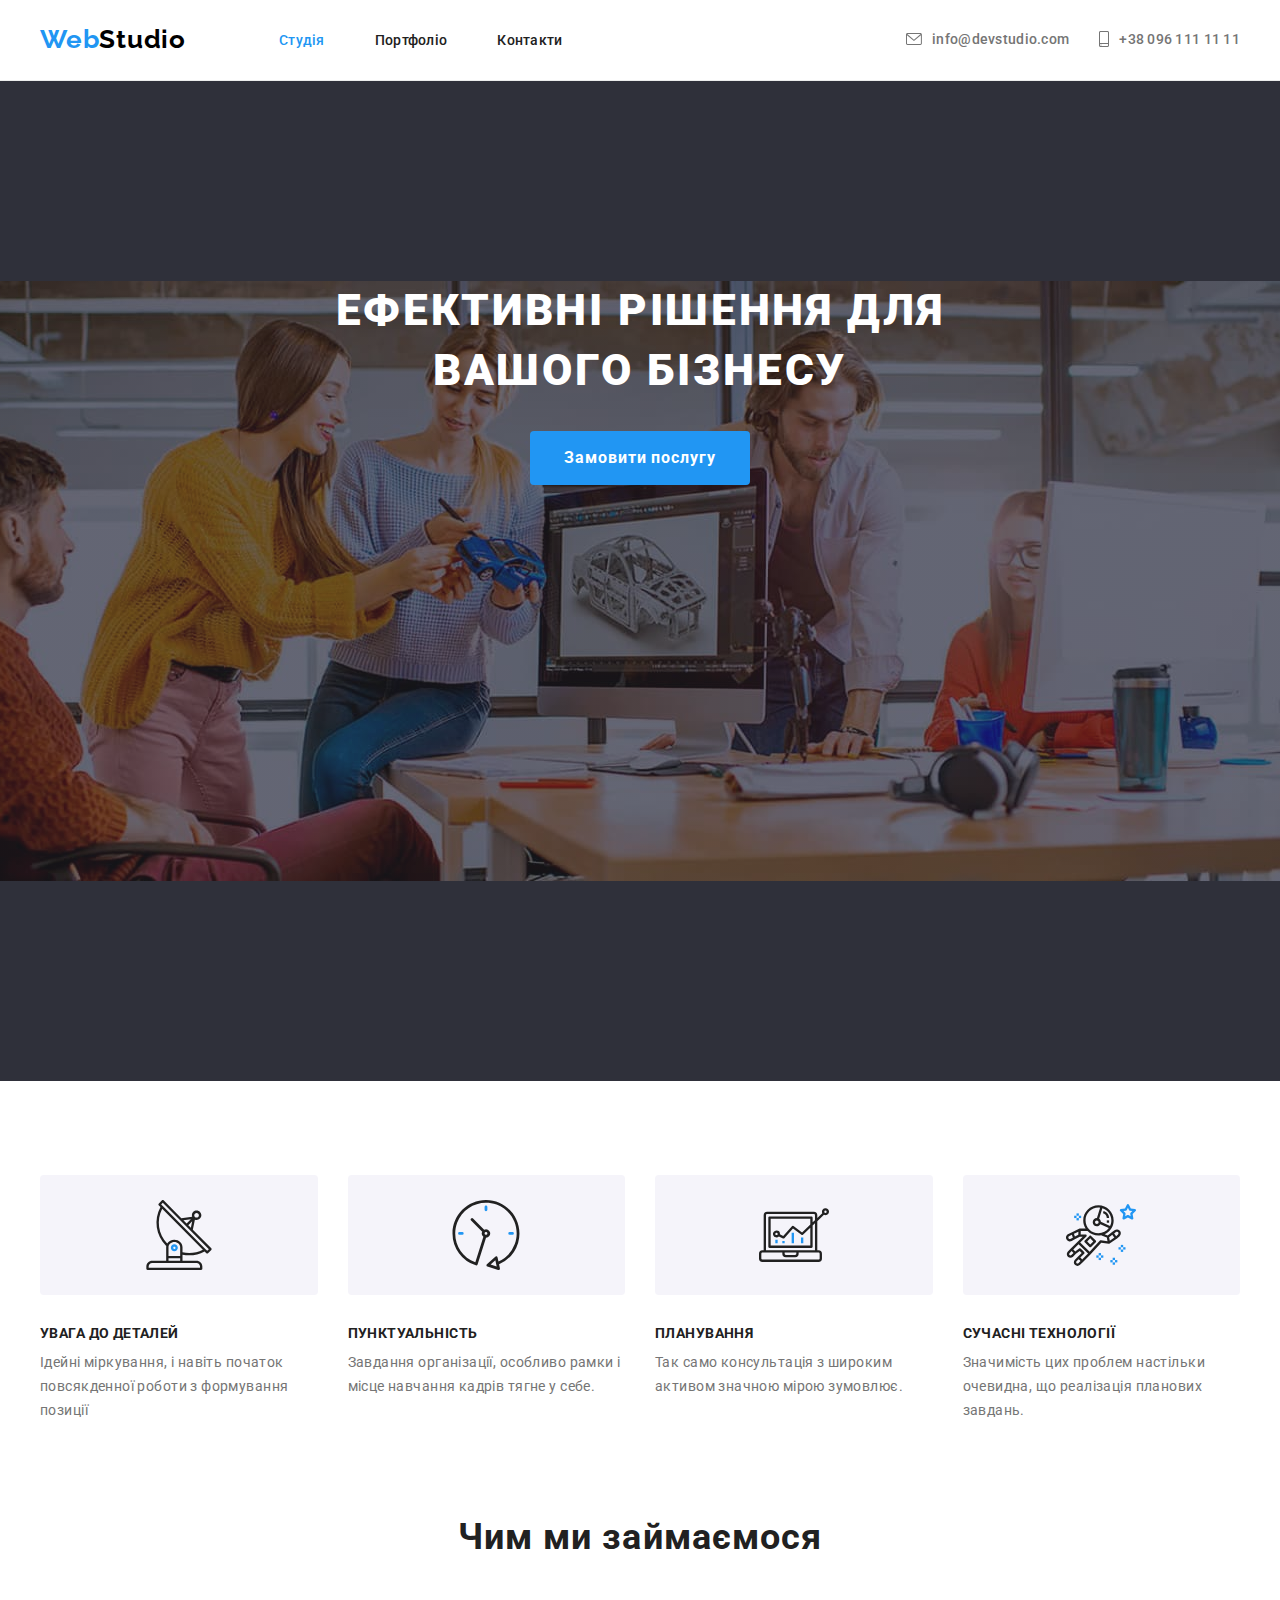
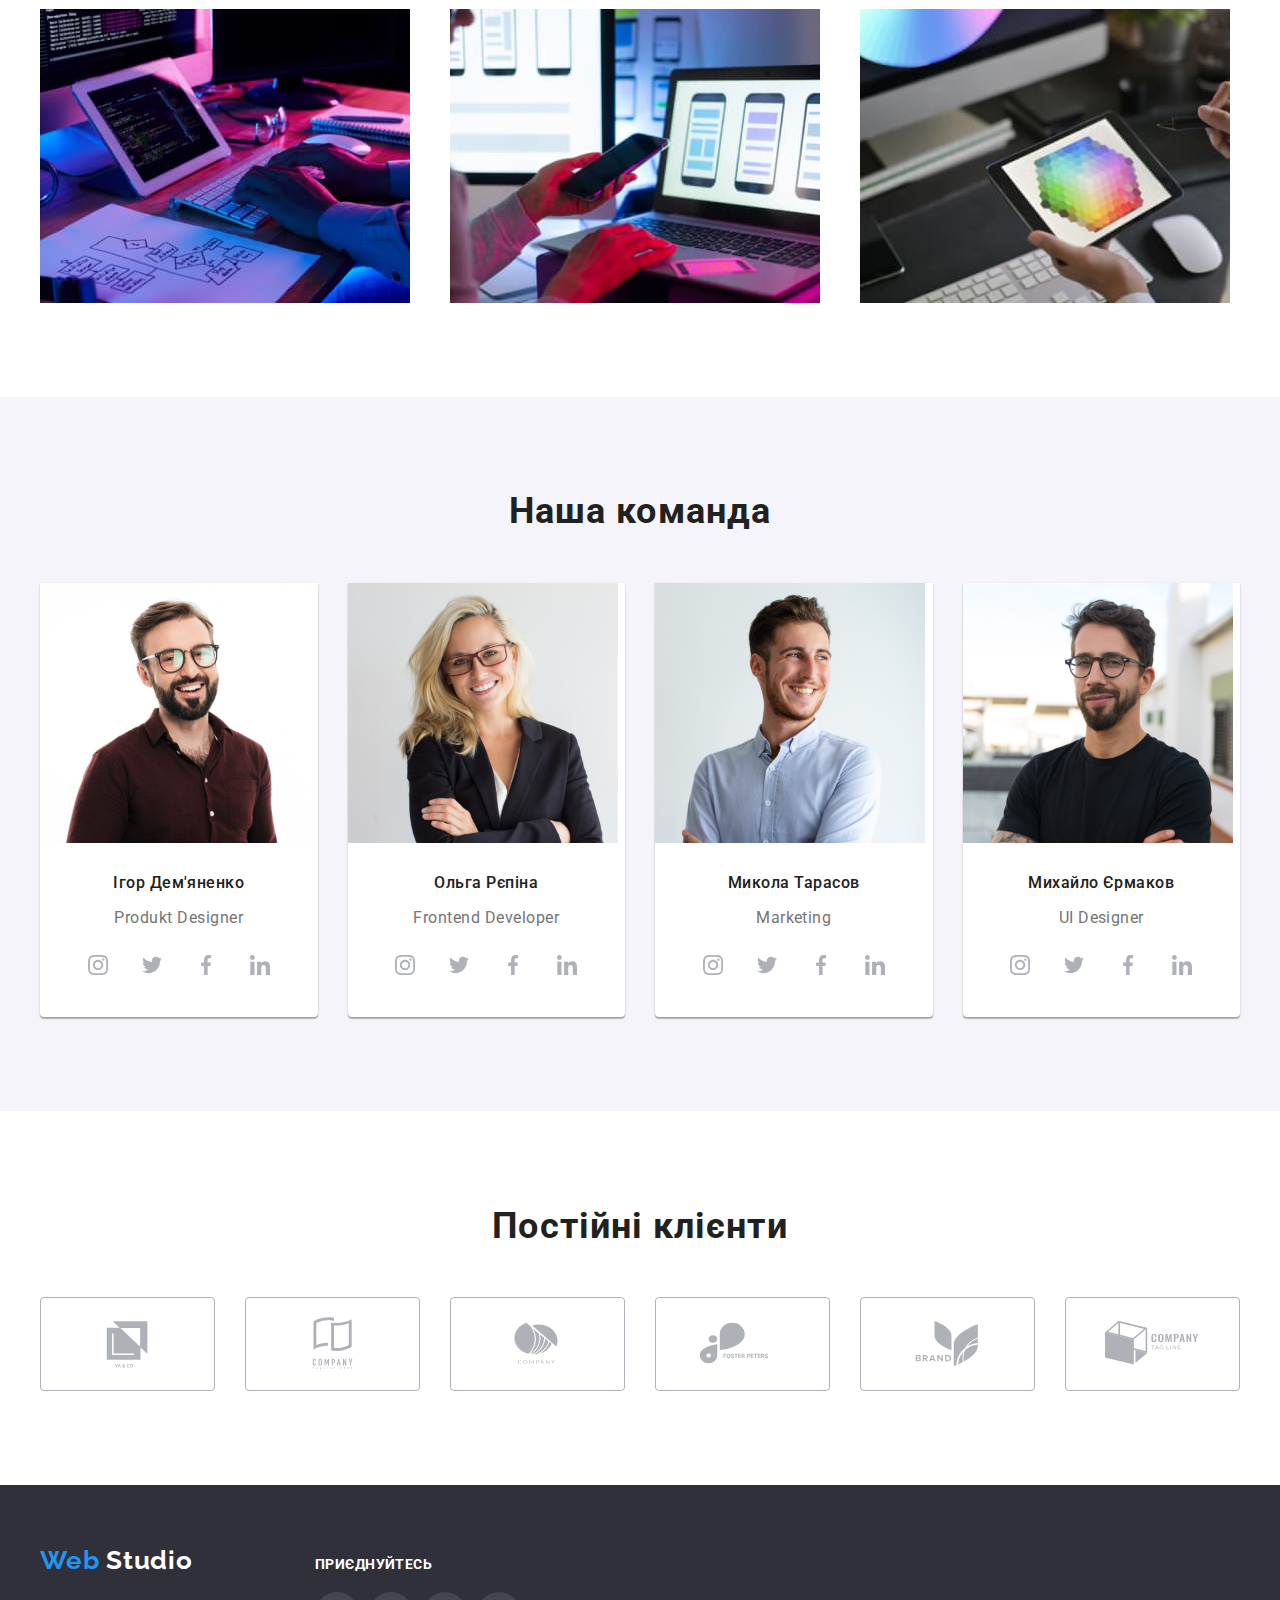
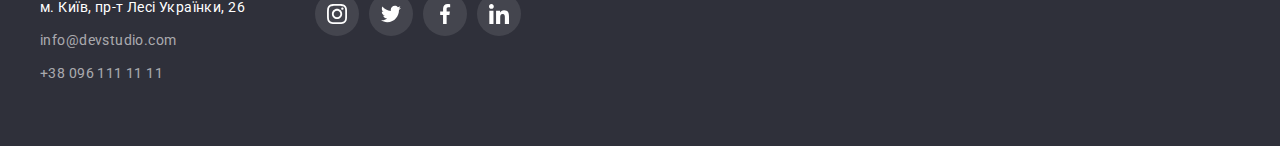
<file: index.html>
<!DOCTYPE html>
<html lang="uk">
  <head>
    <meta charset="UTF-8" >
    <meta http-equiv="X-UA-Compatible" content="IE=edge" >
    <meta name="viewport" content="width=device-width, initial-scale=1.0" >
    <title>Головна</title>
    <link rel="preconnect" href="https://fonts.googleapis.com" >
    <link rel="preconnect" href="https://fonts.gstatic.com" crossorigin >
    <link rel="stylesheet" href="https://fonts.googleapis.com/css2?family=Raleway:wght@700&family=Roboto:wght@400;500;700;900&display=swap">
    <link rel="stylesheet" href="https://cdnjs.cloudflare.com/ajax/libs/modern-normalize/1.1.0/modern-normalize.min.css" integrity="sha512-wpPYUAdjBVSE4KJnH1VR1HeZfpl1ub8YT/NKx4PuQ5NmX2tKuGu6U/JRp5y+Y8XG2tV+wKQpNHVUX03MfMFn9Q==" crossorigin="anonymous" referrerpolicy="no-referrer">
    <link rel="stylesheet" href="./css/styles.css" >
  </head>

  <body>
    <header class="header">
      <div class="container header-container">     
        <a href="#" lang="en" class="logo">Web<span class="logo-studio">Studio</span></a>
        <nav class="nav">       
        <ul class="header-nav list">
          <li><a class="link current" href="#">Студія</a></li>
          <li><a class="link" href="./portfolio.html">Портфоліо</a></li>
          <li><a class="link" href="#">Контакти</a></li>
        </ul>
        </nav>
        <ul class="auth-nav list">
          <li class="item-auth">            
            <a class="link-mail" href="mailto:info@devstudio.com">
              <svg class="icon-mail" width="16px" height="12px">
                <use href="./images/ikonky.svg#icon-envelope"></use>
              </svg>
              info@devstudio.com
            </a>
          </li>
          <li>
            <a class="link-tel" href="tel:+380961111111">
              <svg class="icon-tel" width="10" height="16">
                <use href="./images/ikonky.svg#icon-smartphone"></use>
              </svg>              
              +38 096 111 11 11
            </a>
          </li>
        </ul> 
      </div>
    </header> 
    <main>
      <section class="hero">
        <div class="container hero-container">          
          <h1 class="hero-title">Ефективні рішення для вашого бізнесу</h1>
          <button type="button" class="button-hero">Замовити послугу</button>
        </div>              
      </section>     
      <section class="section">
        <div class="container">
        <h2 style="visibility: hidden; font-size: 0px">Переваги</h2>       
          <ul class="list-section list">
            <li class="item-section icon-antenna">
              <h3 class="title-section">УВАГА ДО ДЕТАЛЕЙ</h3>
              <p class="text-section">
                Ідейні міркування, i навіть початок повсякденної роботи з
                формування позиції
              </p>
            </li>
            <li class="item-section icon-clock">
              <h3 class="title-section">ПУНКТУАЛЬНІСТЬ</h3>
              <p class="text-section">
              Завдання організації, особливо рамки i місце навчання кадрів тягне
              у себе.
              </p>
            </li>
            <li class="item-section icon-diagram">
              <h3 class="title-section">ПЛАНУВАННЯ</h3>
              <p class="text-section">
              Так само консультація з широким активом значною мірою зумовлює.
              </p>
            </li>
            <li class="item-section icon-astronaut">
              <h3 class="title-section">СУЧАСНІ ТЕХНОЛОГІЇ</h3>
              <p class="text-section">
                Значимість цих проблем настільки очевидна, що реалізація планових
                завдань.
              </p>
            </li>
          </ul>
        </div>
        
      </section>

      <!-- Чим ми займаємось   -->
      <section class="section profile">        
        <div class="container">
          <h2 class="section-profile">Чим ми займаємося</h2> 
          <ul class="container-teams list">
            <li class="link-profile">
              <img src="./images/programer.jpg" alt="Програмування" width="370" height="294" >
            </li>
            <li class="link-profile">
              <img
                src="./images/developing-application.jpg" alt="Розробнка мобільних додатків"
                width="370"
                height="294">
              </li>
              <li class="link-profile">
                <img
                  src="./images/artist-webdesign.jpg"
                  alt="Веб дизайн"
                  width="370"
                  height="294">
              </li>
            </ul>                   
        </div>
        
      </section>
      <!-- Наша команда  -->     
      <section class="section teams">
        <div class="container">
          <h2 class="teams-title">Наша команда</h2>          
            <ul class="container-teams list">
              <li class="link-teams">
                <img
                  src="./images/demyanenko.jpg"
                  alt="Ігор Дем'яненко"
                  width="270"
                  height="260">
                <div class="teams-tetle">
                  <h3 class="section-teams">Ігор Дем'яненко</h3>
                  <p class="text-teams" lang="en">Produkt Designer</p>
                  <ul class="teams-list list">
                    <li class="teams-item">
                      <a class="teams-link" href="#">
                        <svg class="teams-icon" width="20" height="20">
                          <use href="./images/ikonky.svg#icon-instagram"></use>
                        </svg>
                      </a>                      
                    </li>
                    <li class="teams-item">
                      <a class="teams-link" href="#">
                        <svg class="teams-icon" width="20" height="20">
                          <use href="./images/ikonky.svg#icon-twitter"></use>
                        </svg>
                      </a>  
                    </li>
                    <li class="teams-item">
                      <a class="teams-link" href="#">
                        <svg class="teams-icon" width="20" height="20">
                          <use href="./images/ikonky.svg#icon-facebook"></use>
                        </svg>
                      </a>  
                    </li>
                    <li class="teams-item">
                      <a class="teams-link" href="#">
                        <svg class="teams-icon" width="20" height="20">
                          <use href="./images/ikonky.svg#icon-linkedin"></use>
                        </svg>
                      </a>
                    </li>
                  </ul>
                </div>
               
              </li>
              <li class="link-teams">
                <img
                  src="./images/repina.jpg"
                  alt="Ольга Рєпіна"
                  width="270"
                  height="260">
                  <div class="teams-tetle">
                    <h3 class="section-teams">Ольга Рєпіна</h3>
                    <p class="text-teams" lang="en">Frontend Developer</p>
                    <ul class="teams-list list">
                      <li class="teams-item">
                        <a class="teams-link" href="#">
                          <svg class="teams-icon" width="20" height="20">
                            <use href="./images/ikonky.svg#icon-instagram"></use>
                          </svg>
                        </a>                      
                      </li>
                      <li class="teams-item">
                        <a class="teams-link" href="#">
                          <svg class="teams-icon" width="20" height="20">
                            <use href="./images/ikonky.svg#icon-twitter"></use>
                          </svg>
                        </a>  
                      </li>
                      <li class="teams-item">
                        <a class="teams-link" href="#">
                          <svg class="teams-icon" width="20" height="20">
                            <use href="./images/ikonky.svg#icon-facebook"></use>
                          </svg>
                        </a>  
                      </li>
                      <li class="teams-item">
                        <a class="teams-link" href="#">
                          <svg class="teams-icon" width="20" height="20">
                            <use href="./images/ikonky.svg#icon-linkedin"></use>
                          </svg>
                        </a>
                      </li>
                    </ul>
                  </div>                                 
              </li>
              <li class="link-teams">
                <img
                  src="./images/tarasov.jpg"
                  alt="Микола Тарасов"
                  width="270"
                  height="260">
                <div class="teams-tetle">
                  <h3 class="section-teams">Микола Тарасов</h3>
                  <p class="text-teams" lang="en">Marketing</p>
                  <ul class="teams-list list">
                    <li class="teams-item">
                      <a class="teams-link" href="#">
                        <svg class="teams-icon" width="20" height="20">
                          <use href="./images/ikonky.svg#icon-instagram"></use>
                        </svg>
                      </a>                      
                    </li>
                    <li class="teams-item">
                      <a class="teams-link" href="#">
                        <svg class="teams-icon" width="20" height="20">
                          <use href="./images/ikonky.svg#icon-twitter"></use>
                        </svg>
                      </a>  
                    </li>
                    <li class="teams-item">
                      <a class="teams-link" href="#">
                        <svg class="teams-icon" width="20" height="20">
                          <use href="./images/ikonky.svg#icon-facebook"></use>
                        </svg>
                      </a>  
                    </li>
                    <li class="teams-item">
                      <a class="teams-link" href="#">
                        <svg class="teams-icon" width="20" height="20">
                          <use href="./images/ikonky.svg#icon-linkedin"></use>
                        </svg>
                      </a>
                    </li>
                  </ul> 
                </div>
              </li>
              <li class="link-teams">
                <img
                  src="./images/yermakov.jpg"
                  alt="Михайло Єрмаков"
                  width="270"
                  height="260"                >
                <div class="teams-tetle">
                  <h3 class="section-teams">Михайло Єрмаков</h3>
                  <p class="text-teams" lang="en">UI Designer</p>
                  <ul class="teams-list list">
                    <li class="teams-item">
                      <a class="teams-link" href="#">
                        <svg class="teams-icon" width="20" height="20">
                          <use href="./images/ikonky.svg#icon-instagram"></use>
                        </svg>
                      </a>                      
                    </li>
                    <li class="teams-item">
                      <a class="teams-link" href="#">
                        <svg class="teams-icon" width="20" height="20">
                          <use href="./images/ikonky.svg#icon-twitter"></use>
                        </svg>
                      </a>  
                    </li>
                    <li class="teams-item">
                      <a class="teams-link" href="#">
                        <svg class="teams-icon" width="20" height="20">
                          <use href="./images/ikonky.svg#icon-facebook"></use>
                        </svg>
                      </a>  
                    </li>
                    <li class="teams-item">
                      <a class="teams-link" href="#">
                        <svg class="teams-icon" width="20" height="20">
                          <use href="./images/ikonky.svg#icon-linkedin"></use>
                        </svg>
                      </a>
                    </li>
                  </ul>                 
                </div>                
              </li>
            </ul>       
        </div>        
      </section>
      <!--                Наші клієнти                          -->
      <section class="section klient">
        <div class="container">
        <h2 class="klient-title">Постійні клієнти</h2>        
          <ul class="container-klient list">
            <li class="klient-list">
              <a class="klient-link" href="#">
                <svg  width="106px" height="60px">
                  <use class="klient-icon" href="./images/ikonky.svg#icon-groupyago"></use>
                </svg>
              </a>
            </li>
            <li class="klient-list">
              <a class="klient-link" href="#">
                <svg width="106px" height="60px">
                  <use class="klient-icon" href="./images/ikonky.svg#icon-grouptaglinehere"></use>
                </svg>
              </a>
            </li>
            <li class="klient-list">
              <a class="klient-link" href="#">
                <svg width="106px" height="60px">
                  <use class="klient-icon" href="./images/ikonky.svg#icon-groupcompany"></use>
                </svg>
              </a>              
            </li>
            <li class="klient-list">
              <a class="klient-link" href="#">
                <svg width="106px" height="60px">
                  <use class="klient-icon" href="./images/ikonky.svg#icon-groupfoster"></use>
                </svg>
              </a>
            </li>
            <li class="klient-list">
              <a class="klient-link" href="#">
                <svg width="106px" height="60px">
                  <use class="klient-icon" href="./images/ikonky.svg#icon-groupbrand"></use>
                </svg>
              </a>
            </li>
            <li class="klient-list">
              <a class="klient-link" href="#">
                <svg width="106px" height="60px">
                  <use class="klient-icon" href="./images/ikonky.svg#icon-grouptagline"></use>
                </svg>
              </a>
            </li>
          </ul>
        </div>
      </section>
    </main>
    <!--   FOOTER   -->
    <footer class="footer">
      <div class="container footer-container">
        <div class="footer-adres">
          <div class="container-logo">
            <a href="#" class="logofooter">
              Web<span class="logo-footer">
                Studio</span></a>
          </div>
          <address class="container-adres-footer">
          <ul class="footer-link list">
            <li class="item-footer">м. Київ, пр-т Лесі Українки, 26</li>
            <li>
              <a class="link-mail-footer" href="mailto:info@devstudio.com">info@devstudio.com</a>
            </li>
            <li>
              <a class="link-tel-footer" href="tel:+380961111111">+38 096 111 11 11</a>
            </li>
          </ul>
          </address>
        </div>
        <div class="social">
          <span class="footer-internet-title">Приєднуйтесь</span>
          <ul class="social-list list">
            <li class="social-item">
              <a class="social-link" href="#">
                <svg class="social-icon" width="20" height="20">
                  <use href="./images/ikonky.svg#icon-instagram"></use>
                </svg>
              </a>                      
            </li>
            <li class="social-item">
              <a class="social-link" href="#">
                <svg class="social-icon" width="20" height="20">
                  <use href="./images/ikonky.svg#icon-twitter"></use>
                </svg>
              </a>  
            </li>
            <li class="social-item">
              <a class="social-link" href="#">
                <svg class="social-icon" width="20" height="20">
                  <use href="./images/ikonky.svg#icon-facebook"></use>
                </svg>
              </a>  
            </li>
            <li class="social-item">
              <a class="social-link" href="#">
                <svg class="social-icon" width="20" height="20">
                  <use href="./images/ikonky.svg#icon-linkedin"></use>
                </svg>
              </a>
            </li>
          </ul>          
        </div>        
      </div>      
    </footer>
  </body>
</html>
</file>
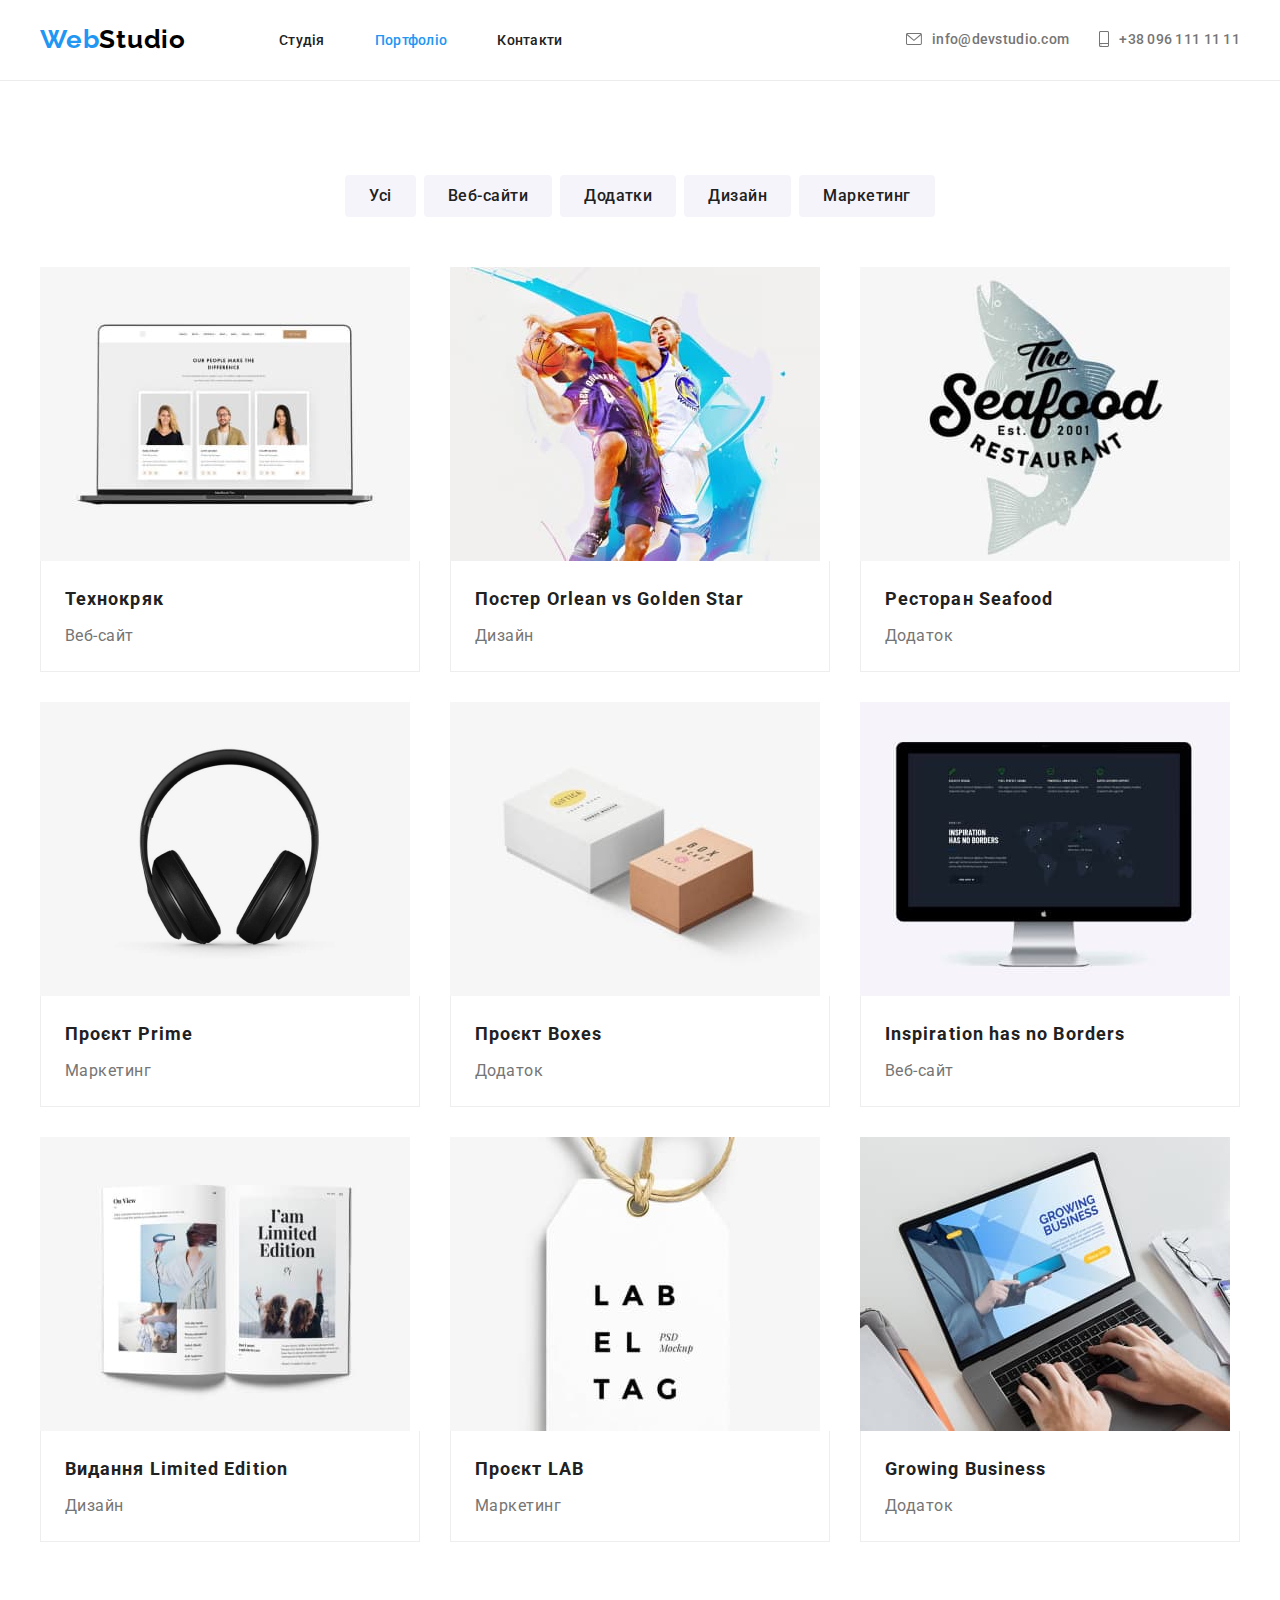
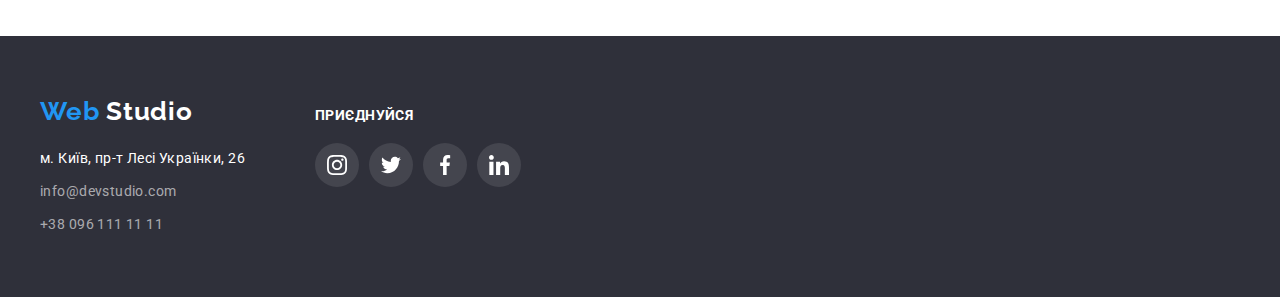
<file: portfolio.html>
<!DOCTYPE html>
<html lang="uk">
  <head>
    <meta charset="UTF-8">
    <meta http-equiv="X-UA-Compatible" content="IE=edge">
    <meta name="viewport" content="width=device-width, initial-scale=1.0">
    <title>Портфоліо</title>
    <link rel="preconnect" href="https://fonts.googleapis.com">
    <link rel="preconnect" href="https://fonts.gstatic.com" crossorigin>
    <link rel="stylesheet" href="https://fonts.googleapis.com/css2?family=Raleway:wght@700&family=Roboto:wght@400;500;700;900&display=swap">
    <link rel="stylesheet" href="https://cdnjs.cloudflare.com/ajax/libs/modern-normalize/1.1.0/modern-normalize.min.css" integrity="sha512-wpPYUAdjBVSE4KJnH1VR1HeZfpl1ub8YT/NKx4PuQ5NmX2tKuGu6U/JRp5y+Y8XG2tV+wKQpNHVUX03MfMFn9Q==" crossorigin="anonymous" referrerpolicy="no-referrer">
    <link rel="stylesheet" href="./css/styles.css">
  </head>

  <body>
    <header class="header">
      <div class="container header-container">
        <a href="#" lang="en" class="logo"
          >Web<span class="logo-studio">Studio</span></a
        >
        <nav class="nav">
          <ul class="header-nav list">
            <li><a class="link" href="./index.html">Студія</a></li>
            <li><a class="link current" href="#">Портфоліо</a></li>
            <li><a class="link" href="#">Контакти</a></li>
          </ul>
        </nav>
        <ul class="auth-nav list">
          <li class="item-auth">
            <a class="link-mail" href="mailto:info@devstudio.com">
              <svg class="icon-mail" width="16" height="12">
                <use href="./images/ikonky.svg#icon-envelope"></use>
              </svg>
              info@devstudio.com</a
            >
          </li>
          <li>
            <a class="link-tel" href="tel:+380961111111">
              <svg class="icon-tel" width="10" height="16">
                <use href="./images/ikonky.svg#icon-smartphone"></use>
              </svg>
              +38 096 111 11 11</a
            >
          </li>
        </ul>
      </div>
    </header>

    <main>
      <section class="section">
        <div class="container">
          <h1 style="visibility: hidden; font-size: 0px" lang="en">
            Portfolio
          </h1>
          <ul class="portfolio-filters list">
            <li>
              <button type="button" class="button-portfolio">Усі</button>
            </li>
            <li>
              <button type="button" class="button-portfolio">Веб-сайти</button>
            </li>
            <li>
              <button type="button" class="button-portfolio">Додатки</button>
            </li>
            <li>
              <button type="button" class="button-portfolio">Дизайн</button>
            </li>
            <li>
              <button type="button" class="button-portfolio">Маркетинг</button>
            </li>
          </ul>
          <ul class="items-portfolio list">
            <li class="link-portfolio">
              <a href="" class="portolio-img">
                <img src="./images/portfolio1.jpg" alt="Технократ" width="370" height="294">
                <div class="tetle-portfolio">
                  <h2 class="section-portfolio">Технокряк</h2>
                  <p class="text-portfolio">Веб-сайт</p>
                </div>
              </a>
            </li>
            <li class="link-portfolio">
              <a href="" class="portolio-img">
                <img src="./images/portfolio2.jpg" alt="Постер New Orlean vs Golden Star" width="370" height="294">
                <div class="tetle-portfolio">
                  <h2 class="section-portfolio">Постер <span lang="en">Orlean vs Golden Star</span>
                  </h2>
                  <p class="text-portfolio">Дизайн</p>
                </div>
              </a>
            </li>
            <li class="link-portfolio">
              <a href="" class="portolio-img">
                <img src="./images/portfolio-restoran.jpg" alt="Ресторан Seafood" width="370" height="294">
                <div class="tetle-portfolio">
                  <h2 class="section-portfolio">
                    Ресторан <span lang="en">Seafood</span>
                  </h2>
                  <p class="text-portfolio">Додаток</p>
                </div>
              </a>
            </li>
            <li class="link-portfolio">
              <a href="" class="portolio-img">
                <img src="./images/portfolio-2.jpg" alt="Проєкт Prime" width="370" height="294">
                <div class="tetle-portfolio">
                  <h2 class="section-portfolio">
                    Проєкт <span lang="en">Prime</span>
                  </h2>
                  <p class="text-portfolio">Маркетинг</p>
                </div>
              </a>
            </li>
            <li class="link-portfolio">
              <a href="" class="portolio-img">
                <img src="./images/portfolio5.jpg" alt="Проєкт Boxes" width="370" height="294">
                <div class="tetle-portfolio">
                  <h2 class="section-portfolio">
                    Проєкт <span lang="en">Boxes</span>
                  </h2>
                  <p class="text-portfolio">Додаток</p>
                </div>
              </a>
            </li>
            <li class="link-portfolio">
              <a href="" class="portolio-img">
                <img src="./images/monitor.jpg" alt="Inspiration has no Borders" width="370" height="294">
                <div class="tetle-portfolio">
                  <h2 class="section-portfolio" lang="en">
                    Inspiration has no Borders
                  </h2>
                  <p class="text-portfolio">Веб-сайт</p>
                </div>
              </a>
            </li>
            <li class="link-portfolio">
              <a href="" class="portolio-img">
                <img src="./images/portfolio7.jpg" alt="Видання Limited Edition" width="370" height="294">
                <div class="tetle-portfolio">
                  <h2 class="section-portfolio">
                    Видання <span lang="en">Limited Edition</span>
                  </h2>
                  <p class="text-portfolio">Дизайн</p>
                </div>
              </a>
            </li>
            <li class="link-portfolio">
              <a href="" class="portolio-img">
                <img src="./images/portfolio8.jpg" alt="Проєкт LAB" width="370" height="294">
                <div class="tetle-portfolio">
                  <h2 class="section-portfolio">
                    Проєкт <span lang="en">LAB</span>
                  </h2>
                  <p class="text-portfolio">Маркетинг</p>
                </div>
              </a>
            </li>
            <li class="link-portfolio">
              <a href="" class="portolio-img">
                <img src="./images/2910404.jpg" alt="Growing Business" width="370" height="294">
                <div class="tetle-portfolio">
                  <h2 class="section-portfolio" lang="en">Growing Business</h2>
                  <p class="text-portfolio">Додаток</p>
                </div>
              </a>
            </li>
          </ul>
        </div>
      </section>
    </main>
    <footer class="footer">
      <div class="container footer-container">
        <div class="footer-adres">
          <div class="container-logo">
            <a href="#" class="logofooter">
              Web<span class="logo-footer"> Studio</span></a
            >
          </div>
          <address class="container-adres-footer">
            <ul class="footer-link list">
              <li class="item-footer">м. Київ, пр-т Лесі Українки, 26</li>
              <li>
                <a class="link-mail-footer" href="mailto:info@devstudio.com"
                  >info@devstudio.com</a
                >
              </li>
              <li>
                <a class="link-tel-footer" href="tel:+380961111111"
                  >+38 096 111 11 11</a
                >
              </li>
            </ul>
          </address>
        </div>
        <div class="social">
          <span class="footer-internet-title">Приєднуйся</span>
          <ul class="social-list list">
            <li class="social-item">
              <a class="social-link" href="#">
                <svg class="social-icon" width="20" height="20">
                  <use href="./images/ikonky.svg#icon-instagram"></use>
                </svg>
              </a>
            </li>
            <li class="social-item">
              <a class="social-link" href="#">
                <svg class="social-icon" width="20" height="20">
                  <use href="./images/ikonky.svg#icon-twitter"></use>
                </svg>
              </a>
            </li>
            <li class="social-item">
              <a class="social-link" href="#">
                <svg class="social-icon" width="20" height="20">
                  <use href="./images/ikonky.svg#icon-facebook"></use>
                </svg>
              </a>
            </li>
            <li class="social-item">
              <a class="social-link" href="#">
                <svg class="social-icon" width="20" height="20">
                  <use href="./images/ikonky.svg#icon-linkedin"></use>
                </svg>
              </a>
            </li>
          </ul>
        </div>
      </div>
    </footer>
  </body>
</html>
</file>
<file: css/styles.css>
:root{
    --primary-text-color: #757575;
    --title-text-color: #212121;
    --accent-color: #2196F3;
    --primary--white-color: #FFFFFF;
    --button-active-color: #188CEB; 
    --iconka-links: #AFB1B8; 
}
h1,
h2,
h3,
h4,
h5,
h6,
p {
    margin: 0;
}

img {
    display: block;
}

body{    
    font-family: 'Roboto', sans-serif;
    background-color: var(--primary--white-color);
    color: var(--primary-text-color);
    margin: 0;    
}

/*.cursors {
    display: flex;
    flex-wrap: pointer;
*/

.list {
    list-style: none;
    margin: 0;
    padding: 0;
}
/*ul {
    list-style: none;
        
}*/

.container {     
    width: 1200px;
    padding-left: 15px;
    padding-right: 15px;
    margin: 0 auto;
    /*outline: 2px solid red; */ 
}

   


/*-------------header-nav--------------*/

.header {    
    align-items: center;
    margin:0 auto;
    padding-top: 24px;
    padding-bottom: 25px;
    border-bottom: 1px solid #ECECEC;
}



.logo {
    display: block;    
    font-family: 'Raleway';
    font-style: normal;
    font-weight: 700;
    font-size: 26px;
    line-height: 1.1923;
    letter-spacing: 0.03em;
    color: var(--accent-color);
    text-decoration: none;
    margin-right: 93px;
        
}

.logo-studio {
    font-family: 'Raleway';
    font-style: normal;
    font-weight: 700;
    font-size: 26px;
    line-height: 1.1923;
    letter-spacing: 0.03em;
    color: #000000;
}

.nav{ 
    display: flex;   

}


.header-nav{ 
    display: flex;
    align-items: center;
    margin-right: auto;
    gap: 50px;
}

.header-container {
    display: flex;
    align-items: center;
    /*justify-content: center;*/
}

.auth-nav {
    display: flex;
    padding: 0;
    margin: 0;
    align-items: center;
    gap: 30px;
    margin-left: auto;      
}

.item-auth{
    display: flex;
    align-items: center;
}


       


.header-nav a,
.auth-nav a,
.footer .link-mail,
.footer .link-tel {
    text-decoration: none;
}

.header-nav .link {
    font-weight: 500;
    font-size: 14px;
    line-height: 1.1428;
    letter-spacing: 0.02em;
    color: var(--title-text-color);    
}

.header-nav .link:hover,
.header-nav .link:focus,
.header-nav .link.current {
    color: var(--accent-color);
}


/* .header-nav .link:active {
    color: #000000;
}
 */


.link-mail { 
    display: flex;   
    font-weight: 500;
    font-size: 14px;
    line-height: 1.1428;
    letter-spacing: 0.02em;
    color: var(--primary-text-color);
    align-items: center;
}

.link-mail:hover,
.link-mail:focus{
    color: var(--accent-color);
}


.icon-mail{
    align-items: center;
    justify-content: center;
}

.icon-mail {
    margin-right: 10px;
    fill: currentColor;
}

.link-tel {
    display: flex;
    font-style: normal;
    font-weight: 500;
    font-size: 14px;
    line-height: 1.1428;
    letter-spacing: 0.02em;
    text-transform: uppercase;
    color: var(--primary-text-color);
}
.icon-tel{
    align-items: center;
    justify-content: center;
}

.icon-tel {
    margin-right: 10px;
    fill: currentColor;
}

/* .link-tel::before{
    content: "";
    width: 10px;
    height: 16px;
    display: block;
    background-image: url(../images/smartphone.svg);
    background-repeat: no-repeat;
    align-items: center;
    margin-right: 10px;
}
 */


.auth-nav .link-tel:hover ,
.auth-nav .link-tel:focus {
    color: var(--accent-color);
}
    



/*.auth-nav {
    font-weight: 500;
    font-size: 14px;
    line-height: 1.1428;
    letter-spacing: 0.02em;
    color: var(--accent-color);
    text-decoration: none;
}

/*-----------------------Header--------------------*/









/*--------------Hero-------------*/
.hero {
    max-width: 1600px;
    height: 600px;
    margin: 0 auto;
    background-color: #2F303A;
    background-image: linear-gradient(
        rgba(47, 48, 58, 0.4),
        rgba(47, 48, 58, 0.4)
        ),
    url(../images/header-img.jpg);
    background-repeat: no-repeat;
    background-position: center;
    text-align: center;    
    padding-top: 200px;
    padding-bottom: 200px;              
} 

.hero-container{    
    align-items: center;

}

.hero-title{    
    width: 693px;
    font-weight: 900;
    font-size: 44px;
    line-height: 1.3636;
    letter-spacing: 0.06em;
    text-transform: uppercase;
    align-items: center; 
    color: #FFFFFF;    
    margin:0 auto;
    margin-bottom:  30px;
}


/*Buttom*/
/*
.button{
    color: var(--title-text-color);
    background-color: var(--primary--white-color);
}
.button.primary {
    color: var(--primary--white-color);
    background-color: var(--accent-color);
}
.button.secondary{
    color: var(--accent-color);
    background-color: var(--primary--white-color);
}

.button: hover,
.button: footer {
    font-weight: 500;
    font-size: 16px;
    line-height: 1.625;
    letter-spacing: 0.03em;
    color: var(--title-text-color);
    background: var(--button-active-color) ;
}*/





 .button-hero {
    font-family: 'Roboto';
    font-style: normal;
    font-weight: 700;
    font-size: 16px;
    line-height: 1.8750;   
    align-items: center;
    letter-spacing: 0.06em;
    border-color: transparent;
    border-radius: 4px;
    background-color: var(--accent-color);
    color: var(--primary--white-color); 
    cursor: pointer ;    
    padding: 10px 32px;   
}


.button-hero:hover,
.button-hero:focus {
    background-color: var(--button-active-color);
}








.section-title {
    font-weight: 700;
    font-size: 36px;
    line-height: 1.166;
    text-align: start;
    letter-spacing: 0.03em;
    color: var(--title-text-color);
}

.title-section {
    font-weight: 700;
    font-size: 14px;
    line-height: 1.1428;
    letter-spacing: 0.03em;
    text-transform: uppercase; 
    justify-content: start;                                         
    color: var(--title-text-color);
    margin-bottom: 10px;
}

.text-section {
    font-weight: 400;
    font-size: 14px;
    line-height: 1.7142;   
    letter-spacing: 0.03em;    
    color: var(--primary-text-color);
}

/*---------------Переваги---------------*/
/*.feature-list .title {
    font-weight: 700;
    font-size: 14px;
    line-height: 1.1428px;
    letter-spacing: 0.03em;
    text-transform: uppercase;
    color: var(--title-text-color);
}
*/
.section,
.portfolio {
    padding: 94px 0;
}



.list-section {
    display: flex;
    align-items: start;
    gap: 30px;
}


.item-section {
    display: block;
    flex-basis: calc((100% - 90px) / 4);
}

.item-section::before{
    display: block;   
    content: "";      
    height: 120px;
    background: #F5F4FA;
    border-radius: 4px;    
    background-repeat: no-repeat;
    background-size: 70px 70px;
    background-position: center;
    margin-bottom: 30px;
}

.icon-antenna::before{
    background-image: url(../images/antenna.svg);
}
.icon-clock::before{
    background-image: url(../images/clock.svg);
}
.icon-diagram::before{
    background-image: url(../images/diagram.svg);
}
.icon-astronaut::before{
    background-image: url(../images/astronaut.svg);
}
/*--------------Чим ми займаємось--------------*/
.profile {
    padding-top: 0;   
}


.section-profile {
    font-weight: 700;
    font-size: 36px;
    line-height: 1.166;
    text-align: center;
    letter-spacing: 0.03em;
    color: var(--title-text-color);    
    margin-bottom: 50px ;
}

 

.container-profile {
    display: flex;
    align-items: start;
    gap: 30px;
    padding-bottom: 94px;
}


.link-profile {
    display: block;
    flex-basis: calc((100% - 60px) / 3);
}
/*---------------Наша команда---------------*/
.teams {
    background: #F5F4FA;
}

.teams-title {
    font-weight: 700;
    font-size: 36px;
    line-height: 1.166;
    text-align: center;
    letter-spacing: 0.03em;   
    color: var(--title-text-color);
    margin-bottom: 50px;   
}

.container-teams {
    display: flex;
    align-items: start;
    gap: 30px;
}
.link-teams {
    background: #FFFFFF;    
    box-shadow: 0px 1px 3px rgba(0, 0, 0, 0.12), 0px 1px 1px rgba(0, 0, 0, 0.14), 0px 2px 1px rgba(0, 0, 0, 0.2);
    border-radius: 0px 0px 4px 4px;    
    display: block;
    flex-basis: calc((100% - 90px) / 4);
}

.section-teams {
    font-style: normal;
    font-weight: 500;
    font-size: 16px;
    line-height: 1,1875;
    text-align: center;
    letter-spacing: 0.03em;
    color: var(--title-text-color);    
    margin-bottom: 10px;
}
.teams-tetle{
    padding: 30px 0;
}

.text-teams {
    font-style: normal;
    font-weight: 400;
    font-size: 16px;
    line-height: 1.1875;
    text-align: center;
    letter-spacing: 0.03em;
    color: var(--primary-text-color);
    margin: 16px;
}

.teams-list{
    display: flex;
    justify-content: center;
    gap: 10px;
}

.teams-item{
    width: 44px;
    height: 44px;
}

.teams-link{
    width: 100%;
    height: 100%;
    background-color:var(--primary--white-color);
    border-radius: 50%;
    display: flex;
    align-items: center;
    justify-content: center;
}

.teams-icon{
    fill: var(--iconka-links);
}
.teams-icon:hover,
.teams-icon:focus{
    fill:var(--primary--white-color);
}

.teams-link:hover,
.teams-link:focus{
    background-color: var(--accent-color);
}

.teams-link:hover .teams-icon,
.teams-link:focus .teams-icon{
    fill:var(--primary--white-color);
}


/*----------------------Наші клієнти----------------------*/

.klient-title {
    font-style: normal;
    font-weight: 700;
    font-size: 36px;
    line-height: 1,1666;
    text-align: center;
    letter-spacing: 0.03em;    
    color: var(--title-text-color);
    margin-bottom: 50px;    
}


.container-klient {
    display: flex;
    align-items: center;
    justify-content: center;
    gap: 30px;    
}  
    
.klient-list{
    flex-basis: calc((100% - 150px) / 6);
}

.klient-link{
    display: flex;
    justify-content: center;
    align-items: center;
    height: 92px;
    color: #AFB1B8;
    border-radius: 4px;
    border: 1px solid  #AFB1B8;
} 

.klient-link:hover,
.klient-link:focus {
    color: #2196F3;
    border: 1px solid #2196F3;
}

.klient-icon{
fill: currentColor;
}
/*---------------Footer-------------------*/

.footer {
    /*max-width: 1600px;
    height: 252px;
    margin: 0 auto ;*/   
    background-color:#2F303A;
    padding: 60px 0;
    
}

.footer-container {
    display: flex;
    align-items: baseline;    
}

.footer-adres{
    margin-right: 70px;
}



.container-logo{    
    display: block;
    margin-top: 0;
    margin-bottom: 20px;   
}

/*
.container-adres-footer{    
   
}*/

.logofooter {
    /*display: inline-block;*/
    /*width: 145px;*/
    font-family: 'Raleway';
    font-style: normal;
    font-weight: 700;
    font-size: 26px;
    line-height: 1.1923;
    letter-spacing: 0.03em;
    color: var(--accent-color);
    text-decoration: none;    
}


.logo-footer {
    font-family: 'Raleway';
    font-style: normal;
    font-weight: 700;
    font-size: 26px;
    line-height: 1.1923;
    letter-spacing: 0.03em;
    color: var(--primary--white-color);
    margin-top: 60px;

}

.item-footer {
    display: inline-block;
    font-weight: 400;
    font-style: normal;
    font-size: 14px;    
    line-height: 1.7142;
    letter-spacing: 0.03em;
    color: var(--primary--white-color);    
}

.footer-link li:not(:last-child){
    margin-bottom: 9px;
    
    
}


.footer-link > li{
    
}

.link-mail-footer {
    display: inline-block;
    font-weight: 400;
    font-style: normal;
    font-size: 14px;
    line-height: 1.7142;
    letter-spacing: 0.03em;
    text-decoration: none;  
    color: rgba(255, 255, 255, 0.6);
    
}    

.link-tel-footer {
    font-weight: 400;
    font-style: normal;
    font-size: 14px;
    line-height: 1.7142;
    letter-spacing: 0.03em;
    text-decoration: none;
    color: rgba(255, 255, 255, 0.6);
    
}

.item-footer:hover,
.link-mail-footer:hover,
.link-tel-footer:hover {
    color: var(--button-active-color);
}

.item-footer:focus,
.link-mail-footer:focus,
.link-tel-footer:focus {
    color: var(--button-active-color);
}

/*--------------Соціалка Footera---------------*/



/*.social{
   padding-top: 0px; 
}*/

.footer-internet{
    display: blok;
}

.footer-internet-title{
    display: block;    
    margin-bottom: 20px;    
    font-style: normal;
    font-weight: 700;
    font-size: 14px;
    line-height: 1,1428;
    letter-spacing: 0.03em;
    text-transform: uppercase;
    color: var(--primary--white-color);
   
}

.footer-internet-link{ 
    display: flex;
   
}

/* міняєм ul  team - list na social-list---*/
.social-list{ 
    display: flex;
    justify-content: center;
    gap: 10px;
}

/* міняєм li  team - item  na social-item---*/

.social-item{
    width: 44px;
    height: 44px;
}

/* міняєм a   team - linl  na social-link---*/

.social-link{
    width: 100%;
    height: 100%;
    background-color: rgba(255, 255, 255, 0.1);
    border-radius: 50%;
    display: flex;
    align-items: center;
    justify-content: center;
}


.social-link:hover,
.social-link:focus{
    background-color: var(--accent-color);
}

.social-link:hover .teams-icon,
.social-link:focus .teams-icon{
    fill:var(--primary--white-color);
}

.social-icon{
    fill: var(--primary--white-color);
}
.social-icon:hover,
.social-icon:focus{
    fill:var(--primary--white-color);
}



/*--     Potrfoliuo    --*/

.container-filter-portfolio {
    padding-bottom: 16px;
}


.container-portfolio {
    padding-top: 34px;
}


.button-portfolio {
    font-family: 'Roboto';
    font-style: normal;
    font-weight: 500;
    font-size: 16px;
    line-height: 1.625;
    text-align: center;
    letter-spacing: 0.03em;
    padding: 6px 22px;
    background: #F5F4FA;
    border-radius: 4px;
    color: var(--title-text-color);
    cursor: pointer;
}



.button-portfolio:hover,
.button-portfolio:focus {
    
    background-color: var(--accent-color);
    color: var(--primary--white-color);
    box-shadow: 0px 3px 1px rgba(0, 0, 0, 0.1), 0px 1px 2px rgba(0, 0, 0, 0.08), 0px 2px 2px rgba(0, 0, 0, 0.12);
    border-radius: 4px;
}





.portfolio-filters { 
    display: flex;     
    justify-content: center;
    gap: 8px;
    margin-bottom: 50px;    
}


 .button-portfolio {
    background: #F5F4FA;
    border-radius: 4px;
    border-color: transparent;    
    align-items: center;
    flex-basis: calc(100%-32 / 5);
}

.section-portfolio {
    font-weight: 700;
    font-size: 18px;
    line-height: 2;
    letter-spacing: 0.06em;
    color: var(--title-text-color);
    margin-bottom: 4px;
}



.text-portfolio {
    font-size: 16px;
    line-height: 1.875;
    letter-spacing: 0.03em;
    color: var(--primary-text-color);
}
.items-portfolio {
    display: flex;
    flex-wrap: wrap;
    gap: 30px;
}


.link-portfolio{
    background: var(--primary--white-color);
    width: calc((100% - 60px) / 3) ;
}

.portolio-img{
    display: block;
    text-decoration: none;
}

.portolio-img:hover,
.portolio-img:focus{    
    box-shadow: 0px 1px 1px rgba(0, 0, 0, 0.12), 0px 4px 4px rgba(0, 0, 0, 0.06), 1px 4px 6px rgba(0, 0, 0, 0.16);
}

.tetle-portfolio{
    display: block;
    padding: 20px 24px;
    border: 1px solid #EEEEEE;
    border-top: 0;    
}
</file>
